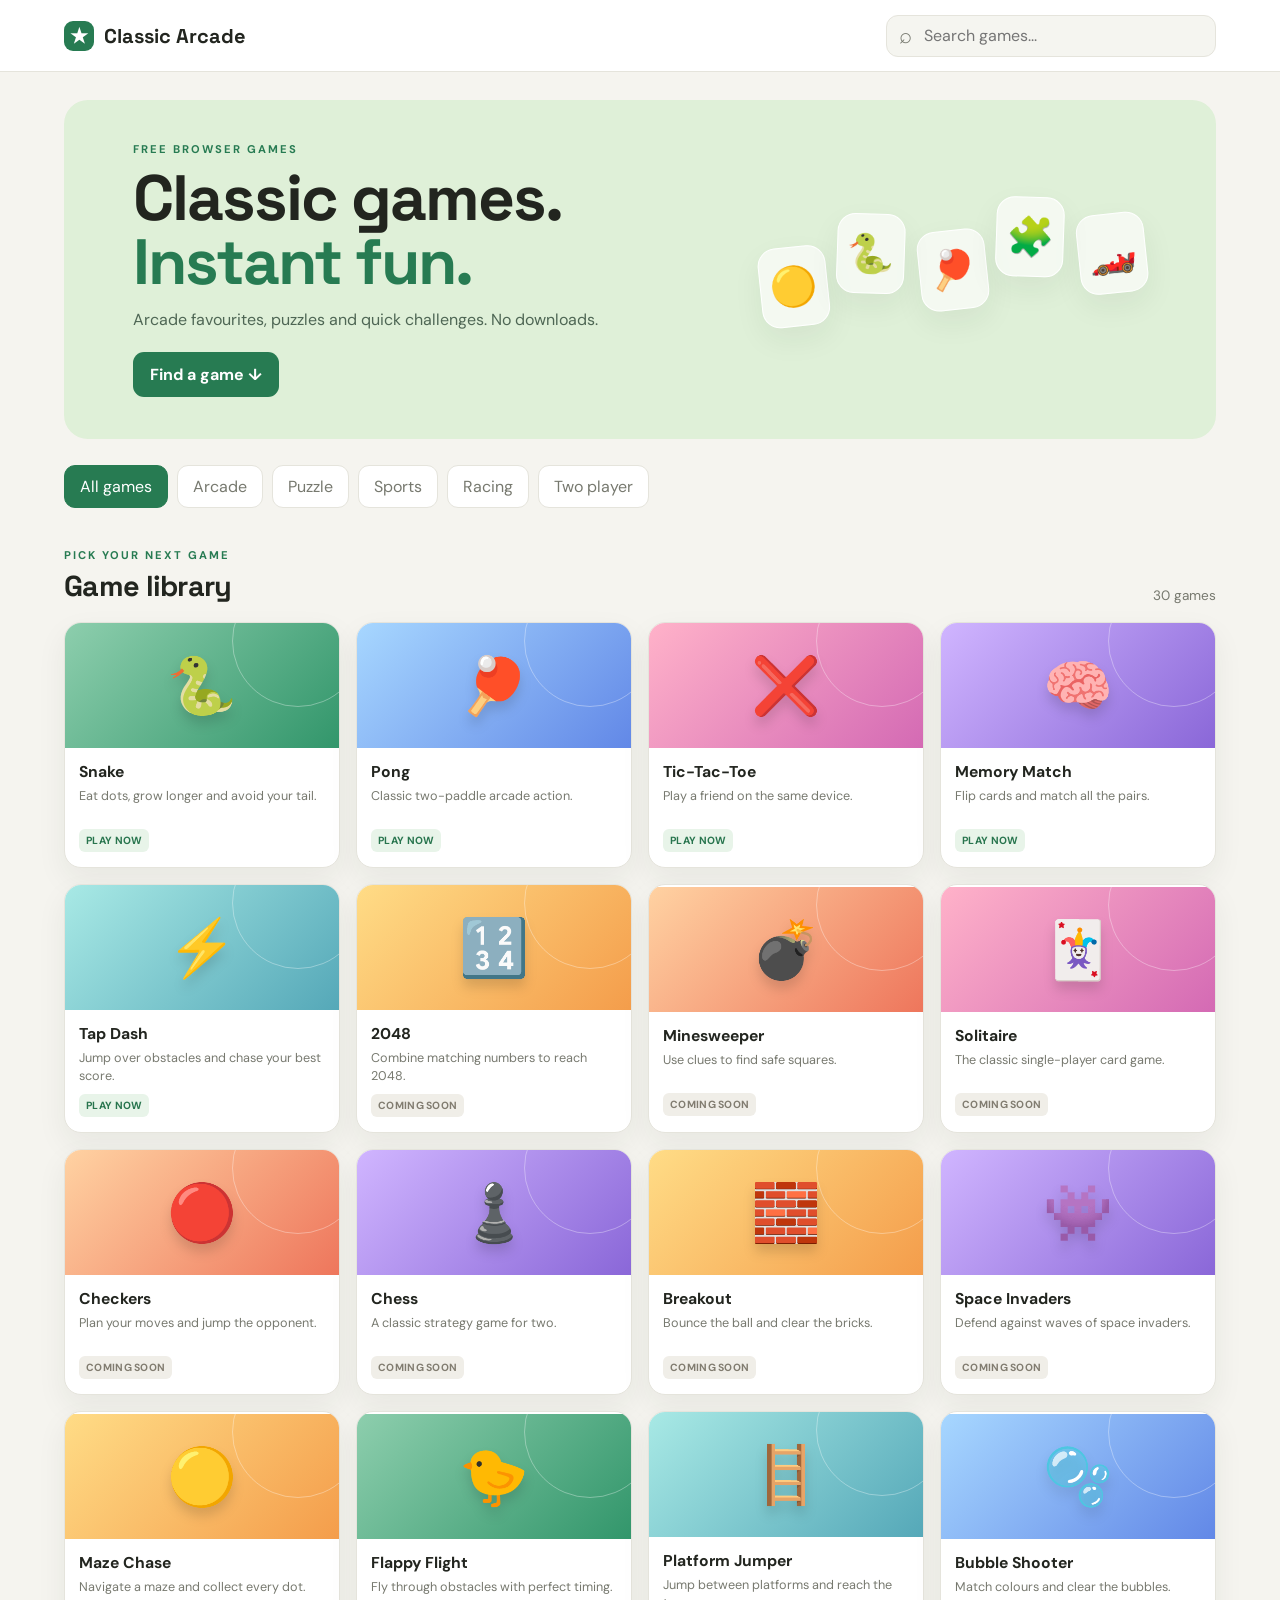
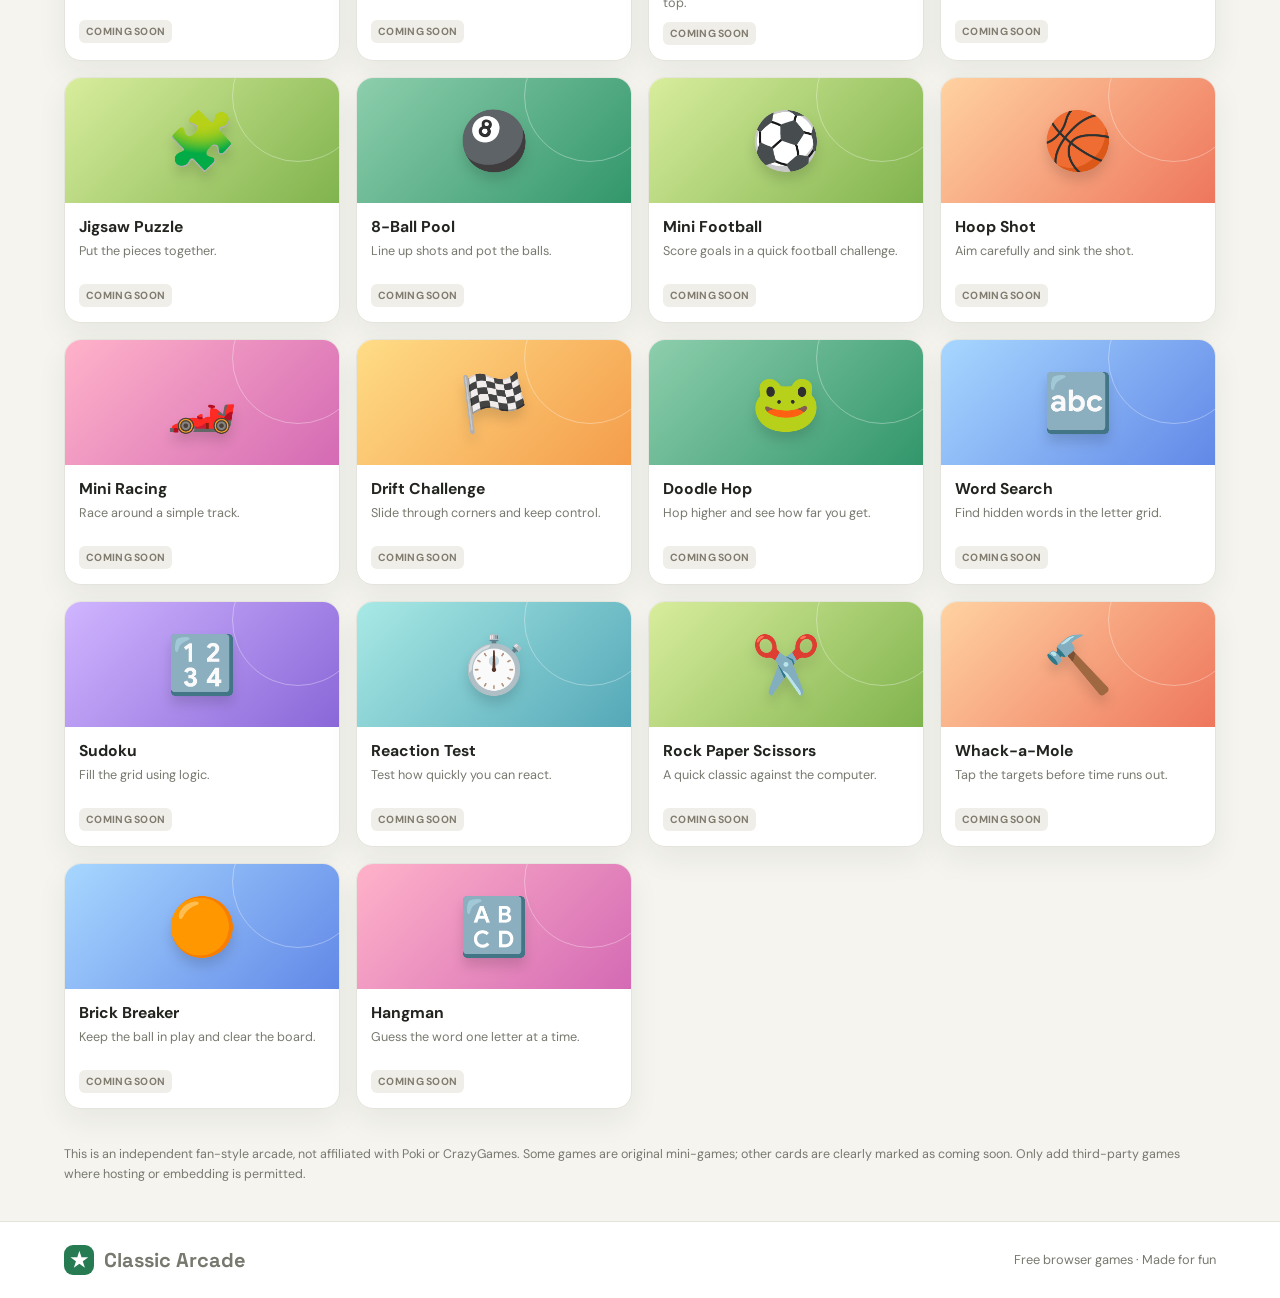
<file: index.html>
<!doctype html>
<html lang="en">
<head>
<meta charset="utf-8"><meta name="viewport" content="width=device-width,initial-scale=1">
<meta name="description" content="Play free classic arcade, puzzle, sports and racing browser games.">
<title>Classic Arcade — Free Online Games</title><link rel="stylesheet" href="style.css">
</head>
<body>
<header class="topbar"><a class="brand" href="#"><span class="logo">★</span> Classic Arcade</a><label class="search"><span>⌕</span><input id="search" type="search" placeholder="Search games..." aria-label="Search games"></label></header>
<main>
<section class="hero"><div><p class="eyebrow">FREE BROWSER GAMES</p><h1>Classic games.<br><span>Instant fun.</span></h1><p>Arcade favourites, puzzles and quick challenges. No downloads.</p><a class="cta" href="#games">Find a game ↓</a></div><div class="hero-icons" aria-hidden="true"><span>🟡</span><span>🐍</span><span>🏓</span><span>🧩</span><span>🏎️</span></div></section>
<nav class="filters" aria-label="Categories"><button class="active" data-category="All">All games</button><button data-category="Arcade">Arcade</button><button data-category="Puzzle">Puzzle</button><button data-category="Sports">Sports</button><button data-category="Racing">Racing</button><button data-category="Two Player">Two player</button></nav>
<section id="games"><div class="heading"><div><p class="eyebrow">PICK YOUR NEXT GAME</p><h2>Game library</h2></div><span id="count"></span></div><div id="grid" class="grid"></div><p id="empty" hidden>No games match that search.</p></section>
<p class="disclaimer">This is an independent fan-style arcade, not affiliated with Poki or CrazyGames. Some games are original mini-games; other cards are clearly marked as coming soon. Only add third-party games where hosting or embedding is permitted.</p>
</main><footer><a class="brand" href="#"><span class="logo">★</span> Classic Arcade</a><span>Free browser games · Made for fun</span></footer><script src="script.js"></script></body></html>
</file>
<file: style.css>
@import url('https://fonts.googleapis.com/css2?family=DM+Sans:wght@400;500;600;700&family=Space+Grotesk:wght@500;600;700&display=swap');
:root{--bg:#f5f4ef;--panel:#fff;--text:#22251f;--muted:#77796f;--line:#e5e4dc;--green:#277b52;--shadow:0 12px 30px #27331a10}*{box-sizing:border-box}body{margin:0;background:var(--bg);color:var(--text);font-family:'DM Sans',sans-serif}a{color:inherit;text-decoration:none}button,input{font:inherit}.topbar{height:72px;display:flex;align-items:center;gap:22px;padding:0 max(5vw,20px);background:#fff;border-bottom:1px solid var(--line);position:sticky;top:0;z-index:5}.brand{display:flex;align-items:center;gap:10px;font-family:'Space Grotesk';font-weight:700;font-size:1.25rem;white-space:nowrap}.logo{width:30px;height:30px;border-radius:9px;background:var(--green);color:#fff;display:grid;place-items:center}.search{margin-left:auto;width:min(330px,50%);display:flex;gap:10px;align-items:center;background:#f5f5f0;border:1px solid var(--line);border-radius:12px;padding:0 12px;height:42px;color:var(--muted)}.search span{font-size:1.4rem}.search input{background:none;border:0;outline:0;width:100%;color:var(--text)}main{width:min(1160px,90%);margin:auto}.hero{margin:28px 0 24px;border-radius:24px;padding:42px 6%;background:#dff0d8;display:flex;justify-content:space-between;align-items:center;min-height:265px;overflow:hidden;position:relative}.eyebrow{font-size:.7rem;letter-spacing:2px;font-weight:700;color:var(--green);margin:0 0 10px}.hero h1{font-family:'Space Grotesk';font-size:clamp(2.5rem,5vw,4rem);line-height:1;letter-spacing:-2px;margin:0}.hero h1 span{color:var(--green)}.hero p:not(.eyebrow){color:#4e6654;margin:15px 0 22px}.cta{display:inline-block;background:var(--green);color:#fff;padding:12px 17px;border-radius:11px;font-weight:700}.hero-icons{display:flex;gap:12px;align-items:center;transform:rotate(-6deg)}.hero-icons span{display:grid;place-items:center;width:68px;height:80px;background:#ffffffa6;border:1px solid #fff;border-radius:18px;font-size:2.4rem;box-shadow:var(--shadow)}.hero-icons span:nth-child(2n){transform:translateY(-25px) rotate(8deg)}.filters{display:flex;gap:9px;overflow-x:auto;padding:2px 0 8px;margin-bottom:32px}.filters button{border:1px solid var(--line);background:var(--panel);padding:10px 15px;border-radius:11px;white-space:nowrap;color:var(--muted);cursor:pointer}.filters button.active,.filters button:hover{background:var(--green);border-color:var(--green);color:#fff}#games{padding-bottom:36px}.heading{display:flex;justify-content:space-between;align-items:end;margin-bottom:18px}.heading h2{font-family:'Space Grotesk';font-size:1.8rem;margin:0;letter-spacing:-.7px}.heading .eyebrow{margin-bottom:6px}#count{color:var(--muted);font-size:.85rem}.grid{display:grid;grid-template-columns:repeat(4,minmax(0,1fr));gap:16px}.game-card{padding:0;text-align:left;overflow:hidden;border:1px solid var(--line);background:var(--panel);border-radius:17px;color:var(--text);cursor:pointer;transition:transform .18s,border-color .18s;box-shadow:var(--shadow)}.game-card:hover{transform:translateY(-4px);border-color:#87b89a}.art{height:125px;display:grid;place-items:center;font-size:3.5rem;position:relative;overflow:hidden}.art:after{content:"";position:absolute;width:130px;height:130px;border:1px solid #ffffff55;border-radius:50%;right:-25px;top:-48px}.art span{filter:drop-shadow(0 8px 6px #0002);z-index:1}.a1{background:linear-gradient(135deg,#8dcead,#32966b)}.a2{background:linear-gradient(135deg,#ffdc86,#f49d4b)}.a3{background:linear-gradient(135deg,#a7d7ff,#6288e7)}.a4{background:linear-gradient(135deg,#ffb2c9,#d46ab4)}.a5{background:linear-gradient(135deg,#d0b5ff,#8a67d8)}.a6{background:linear-gradient(135deg,#a8e9e5,#55a8b8)}.a7{background:linear-gradient(135deg,#ffd2a2,#ee765c)}.a8{background:linear-gradient(135deg,#d8ed9d,#80b34d)}.info{padding:13px 14px 15px}.info h3{margin:0 0 5px;font-size:.98rem}.info p{margin:0;color:var(--muted);font-size:.79rem;line-height:1.4;min-height:32px}.tag{display:inline-block;margin-top:10px;padding:5px 7px;border-radius:6px;background:#e8f4e9;color:#28754e;font-size:.65rem;font-weight:700;letter-spacing:.3px}.tag.soon{background:#f0eee8;color:#817c70}.disclaimer{color:var(--muted);font-size:.78rem;line-height:1.6;margin:0 0 36px}footer{border-top:1px solid var(--line);background:#fff;padding:23px 5%;display:flex;justify-content:space-between;align-items:center;color:var(--muted);font-size:.8rem}.empty{text-align:center;color:var(--muted);padding:40px}@media(max-width:850px){.grid{grid-template-columns:repeat(3,minmax(0,1fr))}.hero-icons span{width:52px;height:62px;font-size:1.8rem}}@media(max-width:600px){.topbar{height:64px;gap:12px}.brand{font-size:1rem}.logo{width:27px;height:27px}.search{height:38px;width:auto;flex:1}.hero{min-height:250px;padding:30px 7%}.hero-icons{position:absolute;right:-45px;bottom:10px;opacity:.4}.hero h1{font-size:2.8rem}.hero p:not(.eyebrow){max-width:235px;line-height:1.5}.grid{grid-template-columns:repeat(2,minmax(0,1fr));gap:11px}.art{height:112px;font-size:3rem}.info{padding:11px}.heading h2{font-size:1.5rem}footer{gap:12px;flex-wrap:wrap}}
</file>
